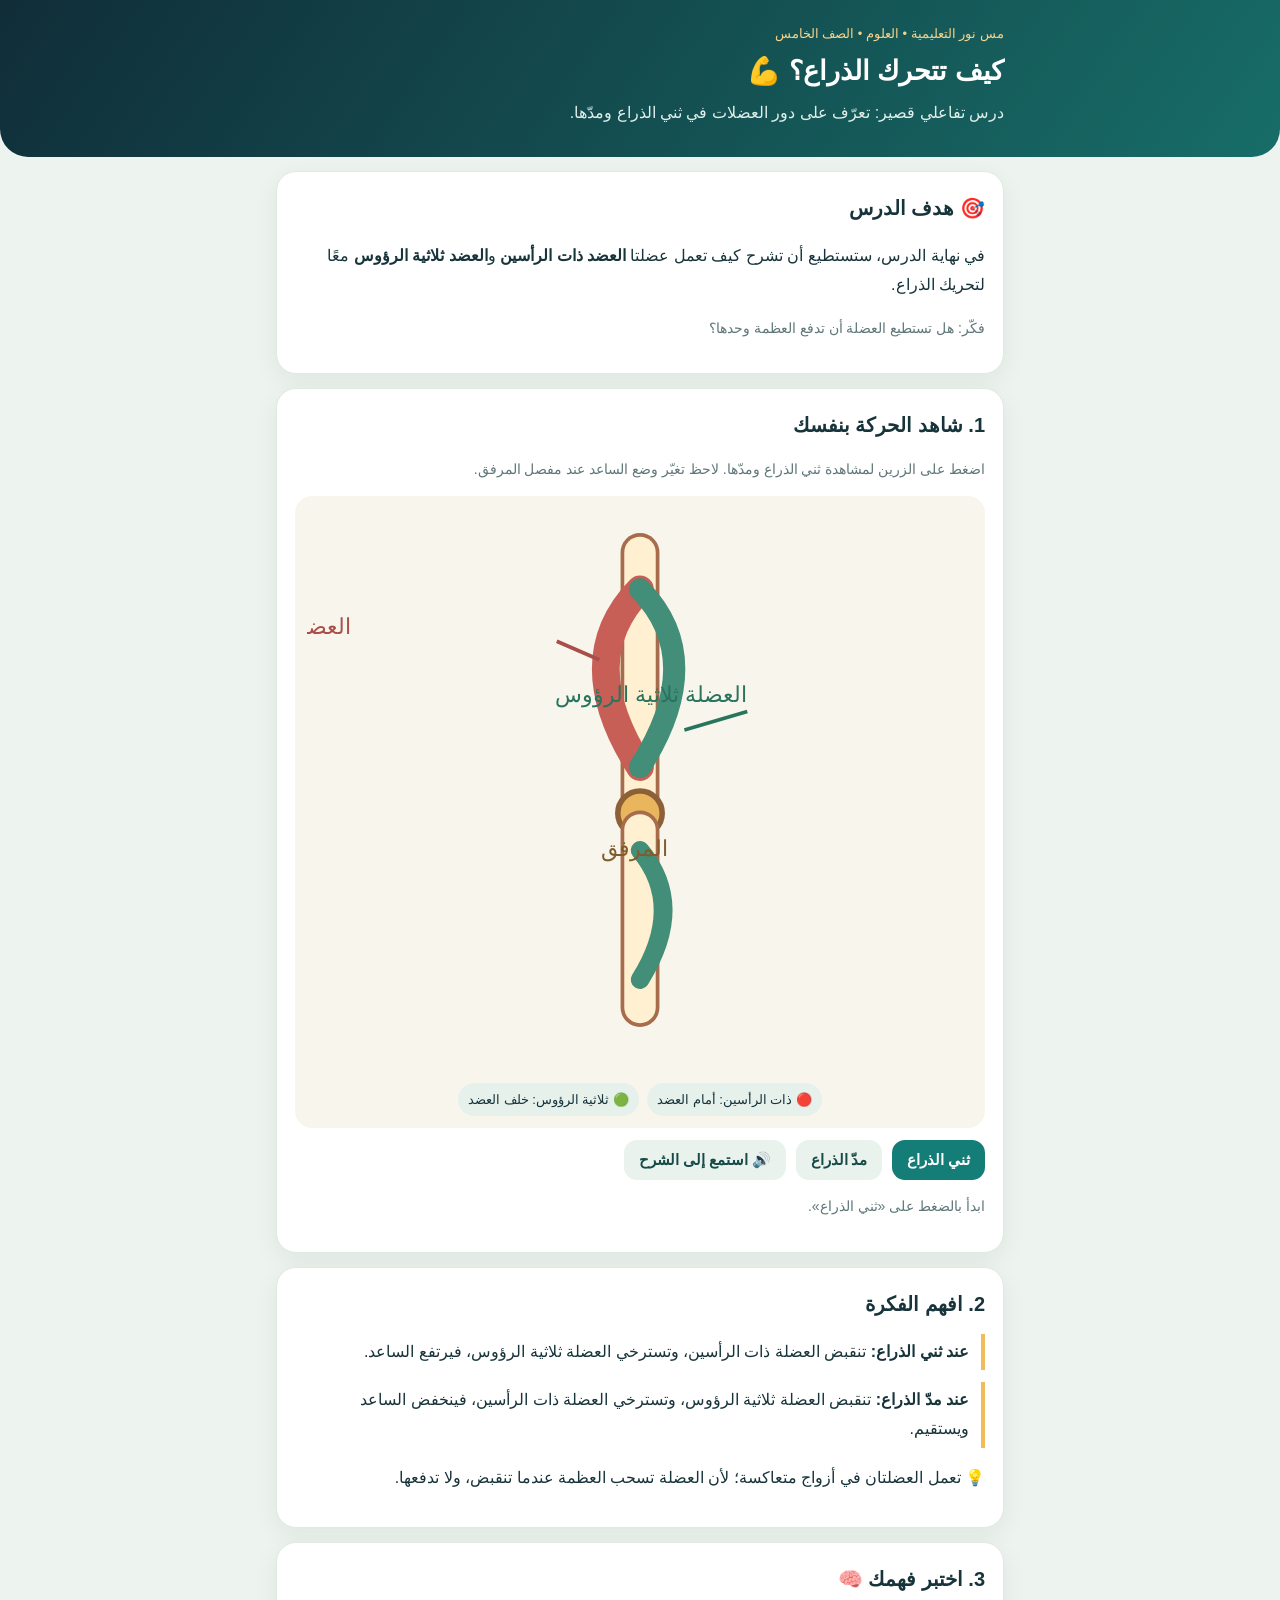
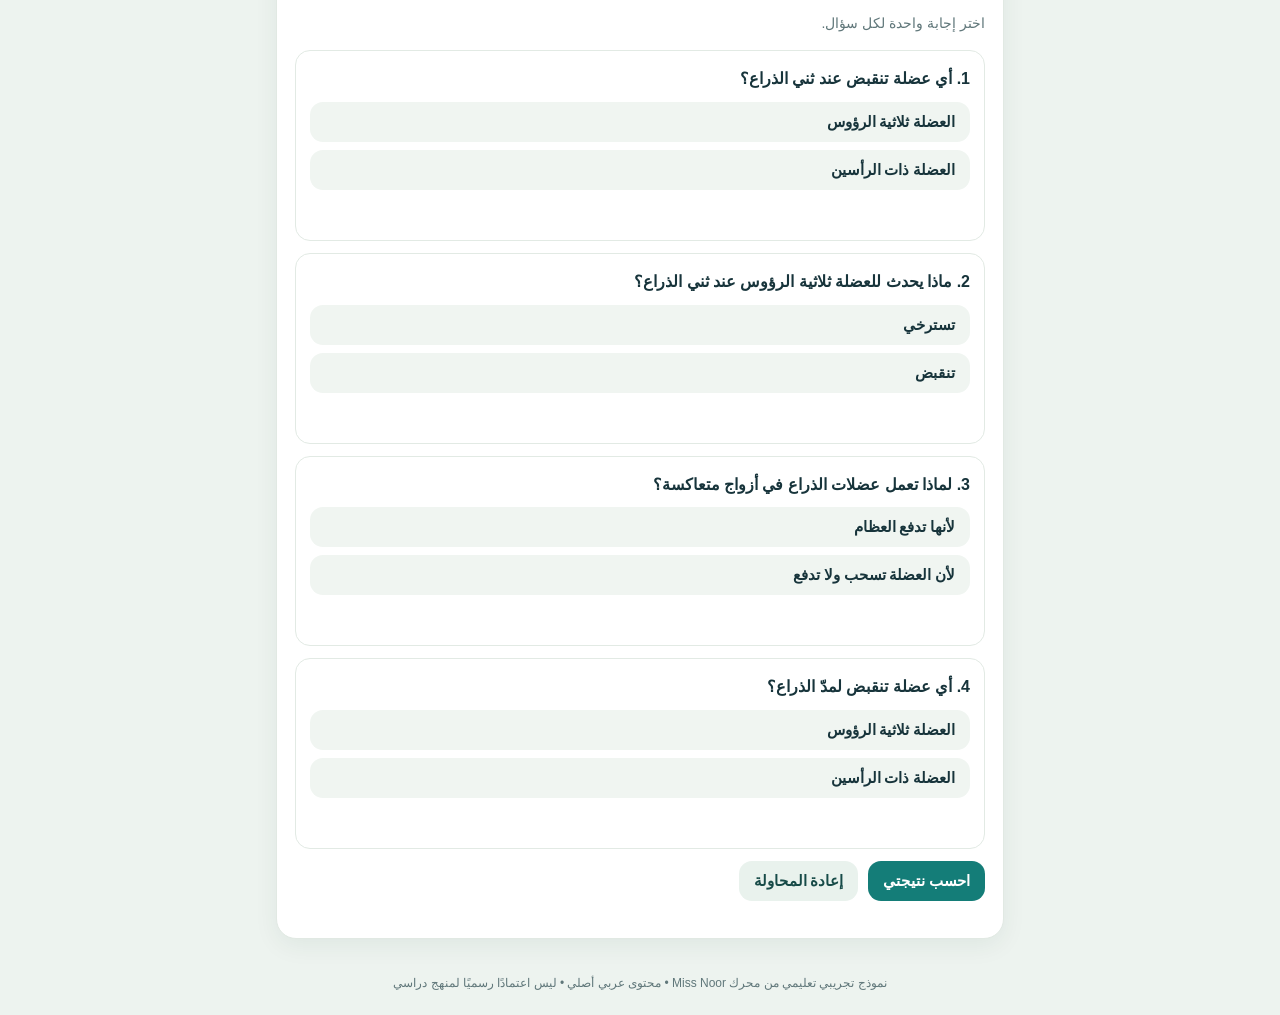
<file: prototype/miss-noor-media-engine/arabic-demo/index.html>
<!doctype html>
<html lang="ar" dir="rtl">
<head>
<meta charset="utf-8"><meta name="viewport" content="width=device-width,initial-scale=1">
<meta name="theme-color" content="#102d38">
<title>مس نور | العلوم — كيف تتحرك الذراع؟</title>
<style>
:root{--ink:#17343b;--muted:#60777a;--paper:#fffdf7;--teal:#147d78;--gold:#f2bd58;--rose:#f4d8d2;--mint:#d9eee4}
*{box-sizing:border-box}body{margin:0;background:#edf3ef;color:var(--ink);font-family:Tahoma,Arial,sans-serif;line-height:1.8}
header{background:linear-gradient(125deg,#102d38,#176d68);color:white;padding:22px 18px 30px;border-radius:0 0 28px 28px}
.wrap{max-width:760px;margin:auto;padding:0 16px}header .tag{font-size:13px;color:#f6d38b}h1{font-size:27px;line-height:1.45;margin:7px 0}header p{margin:0;color:#e0efea}
main{padding:18px 0 42px}.card{background:white;border:1px solid #e1e9e3;border-radius:20px;padding:18px;margin:14px 0;box-shadow:0 7px 24px #163c3510}
h2{font-size:20px;margin:0 0 8px}.muted{color:var(--muted);font-size:14px}.visual{background:#f8f5ec;border-radius:17px;padding:12px;text-align:center}
svg{max-width:100%;height:auto}.bone{stroke:#fff0d1;stroke-width:17;stroke-linecap:round;fill:none}.boneEdge{stroke:#a66c4c;stroke-width:21;stroke-linecap:round;fill:none}.muscle{stroke:#c85f57;stroke-width:15;stroke-linecap:round;fill:none}.joint{fill:#e9b65d;stroke:#8d6138;stroke-width:3}
.controls{display:flex;gap:10px;flex-wrap:wrap;margin-top:12px}button{border:0;border-radius:13px;padding:11px 15px;font:700 15px Tahoma;cursor:pointer;background:var(--teal);color:white}button.alt{background:#e9f2ed;color:#174b48}button:focus-visible{outline:3px solid #e4a83f;outline-offset:3px}
#fore{transform-origin:180px 180px;transition:transform .65s cubic-bezier(.2,.8,.2,1)}.labels{display:flex;gap:8px;justify-content:center;flex-wrap:wrap;margin-top:10px}.pill{background:#e7f1eb;padding:5px 10px;border-radius:30px;font-size:13px}
.step{border-right:4px solid var(--gold);padding:4px 12px;margin:12px 0}.question{border:1px solid #e2eae4;border-radius:15px;padding:14px;margin-top:12px}.choice{display:block;width:100%;margin:8px 0;text-align:right;background:#f0f5f1;color:var(--ink)}.choice:focus,.choice:hover{background:#dcece5}.feedback{font-weight:bold;min-height:28px;margin-top:8px}.good{color:#18764d}.bad{color:#a9473f}
footer{text-align:center;color:var(--muted);font-size:12px;padding:20px}
@media(prefers-reduced-motion:reduce){*{scroll-behavior:auto!important;transition:none!important}}
</style></head>
<body>
<header><div class="wrap"><div class="tag">مس نور التعليمية • العلوم • الصف الخامس</div><h1>كيف تتحرك الذراع؟ 💪</h1><p>درس تفاعلي قصير: تعرّف على دور العضلات في ثني الذراع ومدّها.</p></div></header>
<main class="wrap">
<section class="card"><h2>🎯 هدف الدرس</h2><p>في نهاية الدرس، ستستطيع أن تشرح كيف تعمل عضلتا <b>العضد ذات الرأسين</b> و<b>العضد ثلاثية الرؤوس</b> معًا لتحريك الذراع.</p><p class="muted">فكّر: هل تستطيع العضلة أن تدفع العظمة وحدها؟</p></section>
<section class="card"><h2>1. شاهد الحركة بنفسك</h2><p class="muted">اضغط على الزرين لمشاهدة ثني الذراع ومدّها. لاحظ تغيّر وضع الساعد عند مفصل المرفق.</p>
<div class="visual"><svg viewBox="0 0 360 300" role="img" aria-label="رسم تعليمي مبسط لعظام الذراع وعضلاتها"><path d="M180 24 L180 158" class="boneEdge"/><path d="M180 24 L180 158" class="bone"/><path d="M180 44 Q143 82 180 140" class="muscle"/><path d="M180 44 Q217 82 180 140" stroke="#438e78" stroke-width="12" fill="none" stroke-linecap="round"/><circle cx="180" cy="165" r="12" class="joint"/><g id="fore"><path d="M180 174 L180 270" class="boneEdge"/><path d="M180 174 L180 270" class="bone"/><path d="M180 185 Q205 215 180 255" stroke="#438e78" stroke-width="10" fill="none" stroke-linecap="round"/></g><text x="24" y="68" font-size="12" fill="#a94e48">العضلة ذات الرأسين</text><path d="M135 72 L158 82" stroke="#a94e48" stroke-width="2"/><text x="238" y="105" font-size="12" fill="#28745f">العضلة ثلاثية الرؤوس</text><path d="M238 110 L204 120" stroke="#28745f" stroke-width="2"/><text x="195" y="188" font-size="12" fill="#805b2b">المرفق</text></svg>
<div class="labels"><span class="pill">🔴 ذات الرأسين: أمام العضد</span><span class="pill">🟢 ثلاثية الرؤوس: خلف العضد</span></div></div>
<div class="controls"><button id="bend">ثني الذراع</button><button id="straight" class="alt">مدّ الذراع</button><button id="speak" class="alt">🔊 استمع إلى الشرح</button></div><p id="motionText" aria-live="polite" class="muted">ابدأ بالضغط على «ثني الذراع».</p></section>
<section class="card"><h2>2. افهم الفكرة</h2><div class="step"><b>عند ثني الذراع:</b> تنقبض العضلة ذات الرأسين، وتسترخي العضلة ثلاثية الرؤوس، فيرتفع الساعد.</div><div class="step"><b>عند مدّ الذراع:</b> تنقبض العضلة ثلاثية الرؤوس، وتسترخي العضلة ذات الرأسين، فينخفض الساعد ويستقيم.</div><p>💡 تعمل العضلتان في أزواج متعاكسة؛ لأن العضلة تسحب العظمة عندما تنقبض، ولا تدفعها.</p></section>
<section class="card"><h2>3. اختبر فهمك 🧠</h2><p class="muted">اختر إجابة واحدة لكل سؤال.</p>
<div class="question" data-answer="b"><b>1. أي عضلة تنقبض عند ثني الذراع؟</b><button class="choice" data-choice="a">العضلة ثلاثية الرؤوس</button><button class="choice" data-choice="b">العضلة ذات الرأسين</button><div class="feedback" aria-live="polite"></div></div>
<div class="question" data-answer="a"><b>2. ماذا يحدث للعضلة ثلاثية الرؤوس عند ثني الذراع؟</b><button class="choice" data-choice="a">تسترخي</button><button class="choice" data-choice="b">تنقبض</button><div class="feedback" aria-live="polite"></div></div>
<div class="question" data-answer="b"><b>3. لماذا تعمل عضلات الذراع في أزواج متعاكسة؟</b><button class="choice" data-choice="a">لأنها تدفع العظام</button><button class="choice" data-choice="b">لأن العضلة تسحب ولا تدفع</button><div class="feedback" aria-live="polite"></div></div>
<div class="question" data-answer="a"><b>4. أي عضلة تنقبض لمدّ الذراع؟</b><button class="choice" data-choice="a">العضلة ثلاثية الرؤوس</button><button class="choice" data-choice="b">العضلة ذات الرأسين</button><div class="feedback" aria-live="polite"></div></div>
<div class="controls"><button id="score">احسب نتيجتي</button><button id="reset" class="alt">إعادة المحاولة</button></div><h3 id="result" aria-live="polite"></h3></section>
<footer>نموذج تجريبي تعليمي من محرك Miss Noor • محتوى عربي أصلي • ليس اعتمادًا رسميًا لمنهج دراسي</footer>
</main>
<script>
const fore=document.getElementById('fore'),motion=document.getElementById('motionText');
function setPose(bent){fore.style.transform=bent?'rotate(-105deg)':'rotate(0deg)';motion.textContent=bent?'الآن الذراع مثنية: تنقبض العضلة ذات الرأسين وتسترخي العضلة ثلاثية الرؤوس.':'الآن الذراع ممدودة: تنقبض العضلة ثلاثية الرؤوس وتسترخي العضلة ذات الرأسين.'}
document.getElementById('bend').addEventListener('click',()=>setPose(true));
document.getElementById('straight').addEventListener('click',()=>setPose(false));
document.getElementById('speak').addEventListener('click',()=>{if(!('speechSynthesis'in window)){motion.textContent='ميزة القراءة الصوتية غير متاحة في هذا المتصفح.';return;}speechSynthesis.cancel();const u=new SpeechSynthesisUtterance('عندما نثني الذراع، تنقبض العضلة ذات الرأسين وتسترخي العضلة ثلاثية الرؤوس. وعندما نمد الذراع، يحدث العكس. العضلات تسحب العظام ولا تدفعها.');u.lang='ar-EG';u.rate=.88;speechSynthesis.speak(u)});
document.querySelectorAll('.question').forEach(q=>q.querySelectorAll('.choice').forEach(btn=>btn.addEventListener('click',()=>{q.dataset.selected=btn.dataset.choice;q.querySelectorAll('.choice').forEach(b=>b.style.outline=b===btn?'2px solid #147d78':'none');q.querySelector('.feedback').textContent='تم اختيار الإجابة.';q.querySelector('.feedback').className='feedback';})));
document.getElementById('score').addEventListener('click',()=>{let total=0,answered=0;document.querySelectorAll('.question').forEach(q=>{const f=q.querySelector('.feedback');if(q.dataset.selected){answered++;const ok=q.dataset.selected===q.dataset.answer;if(ok)total++;f.textContent=ok?'✓ إجابة صحيحة':'✗ ليست الإجابة الصحيحة، حاول مرة أخرى.';f.className='feedback '+(ok?'good':'bad');}else{f.textContent='لم تختر إجابة بعد.';f.className='feedback bad';}});document.getElementById('result').textContent='نتيجتك: '+total+' من 4 — أجبت عن '+answered+' أسئلة.';});
document.getElementById('reset').addEventListener('click',()=>{document.querySelectorAll('.question').forEach(q=>{delete q.dataset.selected;q.querySelector('.feedback').textContent='';q.querySelectorAll('.choice').forEach(b=>b.style.outline='none')});document.getElementById('result').textContent='';});
</script></body></html>
</file>
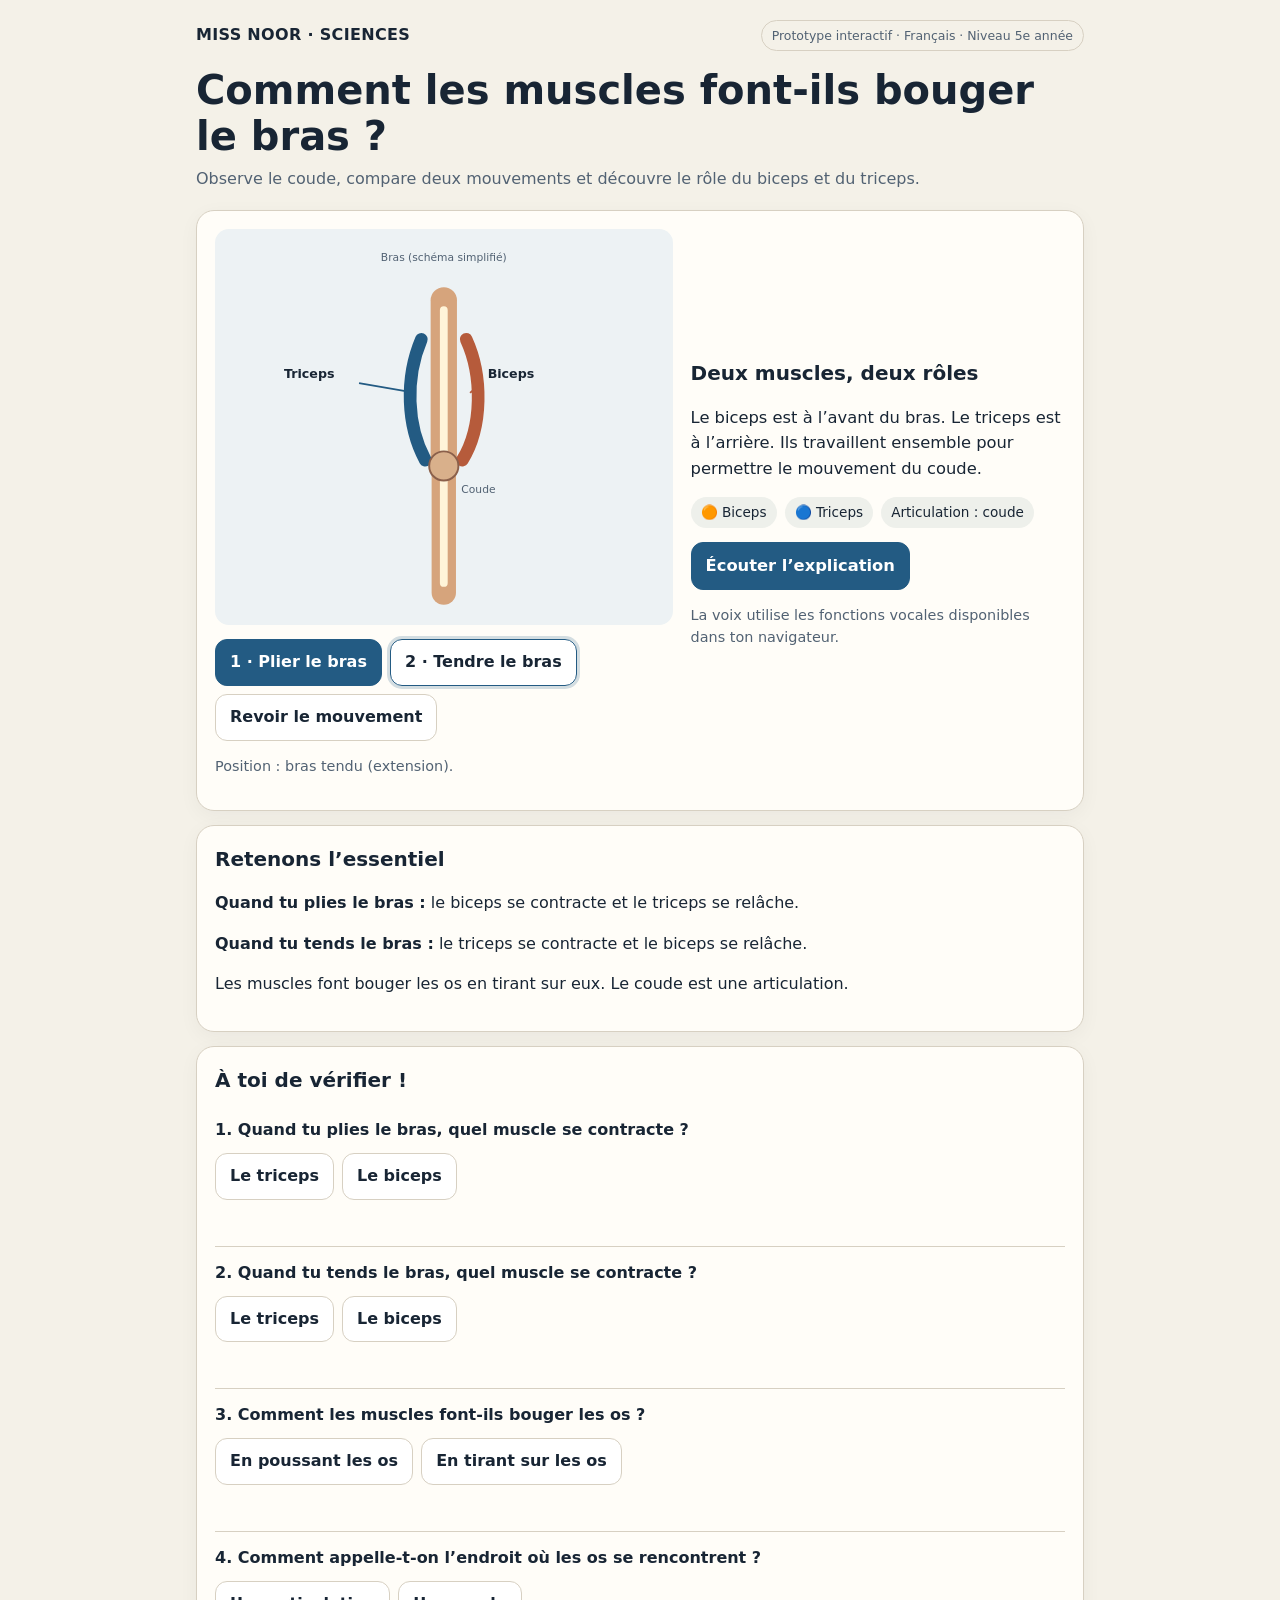
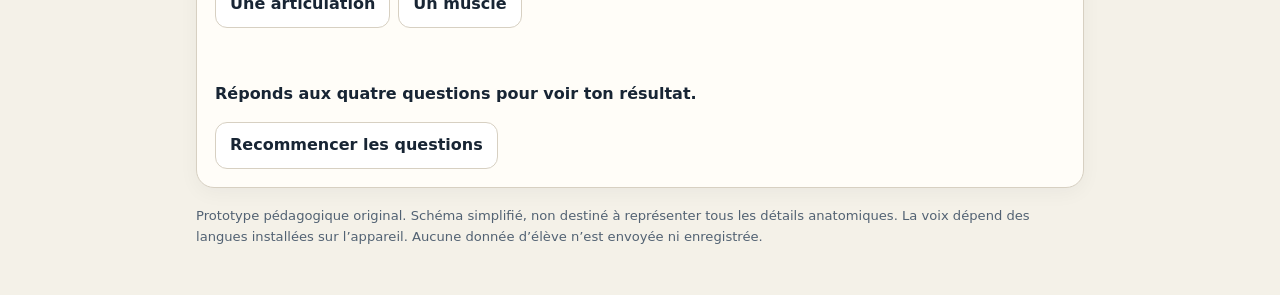
<file: prototype/miss-noor-media-engine/lesson-01/index.html>
<!doctype html>
<html lang="fr">
<head>
<meta charset="utf-8">
<meta name="viewport" content="width=device-width, initial-scale=1">
<meta name="theme-color" content="#f4f1e8">
<title>Miss Noor — Comment les muscles font-ils bouger le bras ?</title>
<style>
:root{color-scheme:light;--ink:#182534;--muted:#526273;--paper:#f4f1e8;--card:#fffdf8;--blue:#235b83;--orange:#b65b3b;--green:#28684f;--line:#d7d0c2}
*{box-sizing:border-box}body{margin:0;background:var(--paper);color:var(--ink);font:16px/1.55 system-ui,-apple-system,"Segoe UI",sans-serif}
main{max-width:920px;margin:auto;padding:20px 16px 48px}.top{display:flex;justify-content:space-between;gap:12px;align-items:center;margin-bottom:16px}.brand{font-weight:800;letter-spacing:.02em}.tag{font-size:.78rem;color:var(--muted);border:1px solid var(--line);border-radius:99px;padding:5px 10px}
h1{font-size:clamp(1.6rem,4vw,2.5rem);line-height:1.15;margin:12px 0 8px}h2{font-size:1.25rem;margin:0 0 8px}.lead{color:var(--muted);margin:0 0 18px}
.panel{background:var(--card);border:1px solid var(--line);border-radius:18px;padding:18px;margin:14px 0;box-shadow:0 5px 20px #17212b0b}
.stage{display:grid;grid-template-columns:minmax(0,1.1fr) minmax(220px,.9fr);gap:18px;align-items:center}.diagram{background:#edf2f4;border-radius:14px;padding:8px;min-width:0}.diagram svg{display:block;width:100%;height:auto;max-height:380px}.explain{font-size:1.02rem}.controls{display:flex;flex-wrap:wrap;gap:8px;margin-top:14px}
button{font:inherit;font-weight:650;border:1px solid var(--line);border-radius:12px;padding:10px 14px;background:white;color:var(--ink);min-height:44px;cursor:pointer}
button.primary{background:var(--blue);color:white;border-color:var(--blue)}button[aria-pressed="true"]{outline:3px solid #235b8333;border-color:var(--blue)}
button:focus-visible{outline:3px solid #d18b2c;outline-offset:2px}.status{color:var(--muted);font-size:.9rem;min-height:1.4em}
#upper{stroke:#d6a47c;stroke-width:27;stroke-linecap:round}#forearm{stroke:#d6a47c;stroke-width:25;stroke-linecap:round;transition:transform .65s cubic-bezier(.2,.8,.2,1)}
#boneUpper,#boneFore{stroke:#fff4d8;stroke-width:8;stroke-linecap:round}#forearmGroup{transition:transform .65s cubic-bezier(.2,.8,.2,1)}#joint{fill:#d9b08b;stroke:#8b604b;stroke-width:2}
.muscle{stroke-width:13;stroke-linecap:round;fill:none;transition:all .55s ease}.biceps{stroke:var(--orange)}.triceps{stroke:var(--blue)}
#diagram.flexed .biceps{stroke-width:17;transform:scaleY(.76);transform-origin:205px 178px}
#diagram.flexed .triceps{stroke-width:10;transform:scaleY(1.12);transform-origin:155px 178px}
.label{font-size:13px;font-weight:700;fill:var(--ink)}.small{font-size:11px;fill:var(--muted)}
.pills{display:flex;flex-wrap:wrap;gap:8px;margin-top:10px}.pill{background:#eef0eb;border-radius:99px;padding:5px 10px;font-size:.85rem}
.question{border-top:1px solid var(--line);padding:14px 0}.question:first-of-type{border-top:0}.choices{display:flex;flex-wrap:wrap;gap:8px;margin-top:10px}.feedback{min-height:1.5em;font-weight:650;margin-top:8px}.good{color:var(--green)}.bad{color:#9b3c2c}
footer{color:var(--muted);font-size:.82rem;margin-top:18px}
@media(max-width:650px){main{padding:14px 12px 32px}.stage{grid-template-columns:1fr}.diagram svg{max-height:320px}.panel{padding:14px}}
@media(prefers-reduced-motion:reduce){*,*::before,*::after{scroll-behavior:auto!important;transition:none!important;animation:none!important}}
</style>
</head>
<body>
<main>
  <div class="top"><div class="brand">MISS NOOR · SCIENCES</div><div class="tag">Prototype interactif · Français · Niveau 5e année</div></div>
  <h1>Comment les muscles font-ils bouger le bras ?</h1>
  <p class="lead">Observe le coude, compare deux mouvements et découvre le rôle du biceps et du triceps.</p>

  <section class="panel">
    <div class="stage">
      <div>
        <div class="diagram" id="diagram">
          <svg viewBox="0 0 360 390" role="img" aria-labelledby="svgTitle svgDesc">
            <title id="svgTitle">Schéma simplifié du bras et de ses muscles</title>
            <desc id="svgDesc">Le bras est représenté de côté. Le biceps se trouve à l'avant et le triceps à l'arrière. L'avant-bras tourne autour du coude.</desc>
            <path id="upper" d="M180 65 L180 235" fill="none"/>
            <path id="boneUpper" d="M180 75 L180 224" fill="none"/>
            <g id="forearmGroup" transform="rotate(0 180 235)">
              <path id="forearm" d="M180 235 L180 365" fill="none"/>
              <path id="boneFore" d="M180 245 L180 355" fill="none"/>
            </g>
            <path class="muscle biceps" d="M203 105 C220 142 220 195 199 229"/>
            <path class="muscle triceps" d="M157 105 C140 145 142 194 161 229"/>
            <circle id="joint" cx="180" cy="235" r="15"/>
            <text class="label" x="225" y="145">Biceps</text><path d="M218 150 L207 160" stroke="#b65b3b" stroke-width="2"/>
            <text class="label" x="16" y="145">Triceps</text><path d="M93 150 L151 160" stroke="#235b83" stroke-width="2"/>
            <text class="small" x="198" y="263">Coude</text>
            <text class="small" x="180" y="25" text-anchor="middle">Bras (schéma simplifié)</text>
          </svg>
        </div>
        <div class="controls" aria-label="Choisir un mouvement">
          <button class="primary" id="flexBtn" aria-pressed="false">1 · Plier le bras</button>
          <button id="extendBtn" aria-pressed="true">2 · Tendre le bras</button>
          <button id="replayBtn">Revoir le mouvement</button>
        </div>
        <p class="status" id="poseStatus" aria-live="polite">Position : bras tendu (extension).</p>
      </div>
      <div class="explain">
        <h2 id="beatTitle">Deux muscles, deux rôles</h2>
        <p id="beatText">Le biceps est à l’avant du bras. Le triceps est à l’arrière. Ils travaillent ensemble pour permettre le mouvement du coude.</p>
        <div class="pills"><span class="pill">🟠 Biceps</span><span class="pill">🔵 Triceps</span><span class="pill">Articulation : coude</span></div>
        <div class="controls"><button class="primary" id="speakBtn">Écouter l’explication</button></div>
        <p class="status" id="voiceStatus" aria-live="polite">La voix utilise les fonctions vocales disponibles dans ton navigateur.</p>
      </div>
    </div>
  </section>

  <section class="panel">
    <h2>Retenons l’essentiel</h2>
    <p><strong>Quand tu plies le bras :</strong> le biceps se contracte et le triceps se relâche.</p>
    <p><strong>Quand tu tends le bras :</strong> le triceps se contracte et le biceps se relâche.</p>
    <p>Les muscles font bouger les os en tirant sur eux. Le coude est une articulation.</p>
  </section>

  <section class="panel" id="quiz">
    <h2>À toi de vérifier !</h2>
    <div class="question" data-answer="b">
      <strong>1. Quand tu plies le bras, quel muscle se contracte ?</strong>
      <div class="choices"><button data-choice="a">Le triceps</button><button data-choice="b">Le biceps</button></div>
      <div class="feedback" aria-live="polite"></div>
    </div>
    <div class="question" data-answer="a">
      <strong>2. Quand tu tends le bras, quel muscle se contracte ?</strong>
      <div class="choices"><button data-choice="a">Le triceps</button><button data-choice="b">Le biceps</button></div>
      <div class="feedback" aria-live="polite"></div>
    </div>
    <div class="question" data-answer="b">
      <strong>3. Comment les muscles font-ils bouger les os ?</strong>
      <div class="choices"><button data-choice="a">En poussant les os</button><button data-choice="b">En tirant sur les os</button></div>
      <div class="feedback" aria-live="polite"></div>
    </div>
    <div class="question" data-answer="a">
      <strong>4. Comment appelle-t-on l’endroit où les os se rencontrent ?</strong>
      <div class="choices"><button data-choice="a">Une articulation</button><button data-choice="b">Un muscle</button></div>
      <div class="feedback" aria-live="polite"></div>
    </div>
    <p class="feedback" id="score" aria-live="polite">Réponds aux quatre questions pour voir ton résultat.</p>
    <button id="resetQuiz">Recommencer les questions</button>
  </section>
  <footer>Prototype pédagogique original. Schéma simplifié, non destiné à représenter tous les détails anatomiques. La voix dépend des langues installées sur l’appareil. Aucune donnée d’élève n’est envoyée ni enregistrée.</footer>
</main>
<script>
(() => {
  const diagram=document.getElementById('diagram');
  const forearmGroup=document.getElementById('forearmGroup');
  const flexBtn=document.getElementById('flexBtn');
  const extendBtn=document.getElementById('extendBtn');
  const poseStatus=document.getElementById('poseStatus');
  const beatTitle=document.getElementById('beatTitle');
  const beatText=document.getElementById('beatText');
  const speakBtn=document.getElementById('speakBtn');
  const voiceStatus=document.getElementById('voiceStatus');
  let pose='extension';
  const narration={
    flexion:"Quand tu plies le bras, tu fais une flexion. Le biceps, situé à l’avant du bras, se contracte. En même temps, le triceps, situé à l’arrière, se relâche. Le biceps et le triceps ont des rôles opposés.",
    extension:"Quand tu tends le bras, tu fais une extension. Cette fois, le triceps se contracte et le biceps se relâche. Les muscles font bouger les os en tirant sur eux.",
    intro:"Les os donnent au corps une structure solide. Les muscles sont reliés aux os et les font bouger en tirant sur eux. Le coude est une articulation : c’est l’endroit où les os se rencontrent et où le bras peut bouger."
  };
  function setPose(next){
    pose=next;
    const bent=next==='flexion';
    diagram.classList.toggle('flexed',bent);
    forearmGroup.setAttribute('transform',bent?'rotate(-100 180 235)':'rotate(0 180 235)');
    flexBtn.setAttribute('aria-pressed',String(bent));
    extendBtn.setAttribute('aria-pressed',String(!bent));
    poseStatus.textContent=bent?'Position : bras plié (flexion).':'Position : bras tendu (extension).';
    beatTitle.textContent=bent?'Flexion : le biceps agit':'Extension : le triceps agit';
    beatText.textContent=bent?'Le biceps se contracte et le triceps se relâche. L’avant-bras se rapproche du bras.':'Le triceps se contracte et le biceps se relâche. L’avant-bras revient vers la position tendue.';
    if(window.speechSynthesis) window.speechSynthesis.cancel();
  }
  flexBtn.addEventListener('click',()=>setPose('flexion'));
  extendBtn.addEventListener('click',()=>setPose('extension'));
  document.getElementById('replayBtn').addEventListener('click',()=>{
    setPose('extension'); window.setTimeout(()=>setPose('flexion'),350); window.setTimeout(()=>setPose('extension'),1500);
  });
  speakBtn.addEventListener('click',()=>{
    if(!('speechSynthesis' in window)){voiceStatus.textContent='La synthèse vocale n’est pas disponible dans ce navigateur. Lis le texte affiché.';return;}
    window.speechSynthesis.cancel();
    const u=new SpeechSynthesisUtterance(narration[pose]);
    u.lang='fr-FR';u.rate=.92;
    const voices=window.speechSynthesis.getVoices();
    const french=voices.find(v=>v.lang.toLowerCase().startsWith('fr'));
    if(french)u.voice=french;
    u.onstart=()=>voiceStatus.textContent='Lecture en français…';
    u.onend=()=>voiceStatus.textContent=french?'Lecture terminée.':'Lecture terminée avec la voix française disponible par défaut.';
    u.onerror=()=>voiceStatus.textContent='La voix n’a pas pu démarrer. Lis le texte affiché.';
    window.speechSynthesis.speak(u);
  });
  const questions=[...document.querySelectorAll('.question[data-answer]')];
  function score(){
    const answered=questions.filter(q=>q.dataset.selected).length;
    const correct=questions.filter(q=>q.dataset.selected===q.dataset.answer).length;
    const el=document.getElementById('score');
    if(answered<questions.length){el.textContent=answered+' / 4 réponses données.';return;}
    el.textContent='Résultat : '+correct+' / 4. '+(correct===4?'Bravo ! Tu as compris les rôles des muscles.':'Revois les mouvements, puis recommence pour progresser.');
    el.className='feedback '+(correct===4?'good':'');
  }
  questions.forEach(q=>{
    q.querySelectorAll('button[data-choice]').forEach(btn=>btn.addEventListener('click',()=>{
      q.dataset.selected=btn.dataset.choice;
      q.querySelectorAll('button').forEach(b=>b.setAttribute('aria-pressed',String(b===btn)));
      const ok=btn.dataset.choice===q.dataset.answer;
      const fb=q.querySelector('.feedback');
      fb.textContent=ok?'Bonne réponse.':'Pas encore. Observe le mouvement et réessaie.';
      fb.className='feedback '+(ok?'good':'bad');
      score();
    }));
  });
  document.getElementById('resetQuiz').addEventListener('click',()=>{
    questions.forEach(q=>{delete q.dataset.selected;q.querySelectorAll('button').forEach(b=>b.removeAttribute('aria-pressed'));q.querySelector('.feedback').textContent='';q.querySelector('.feedback').className='feedback';});
    const el=document.getElementById('score');el.textContent='Réponds aux quatre questions pour voir ton résultat.';el.className='feedback';
  });
})();
</script>
</body>
</html>
</file>
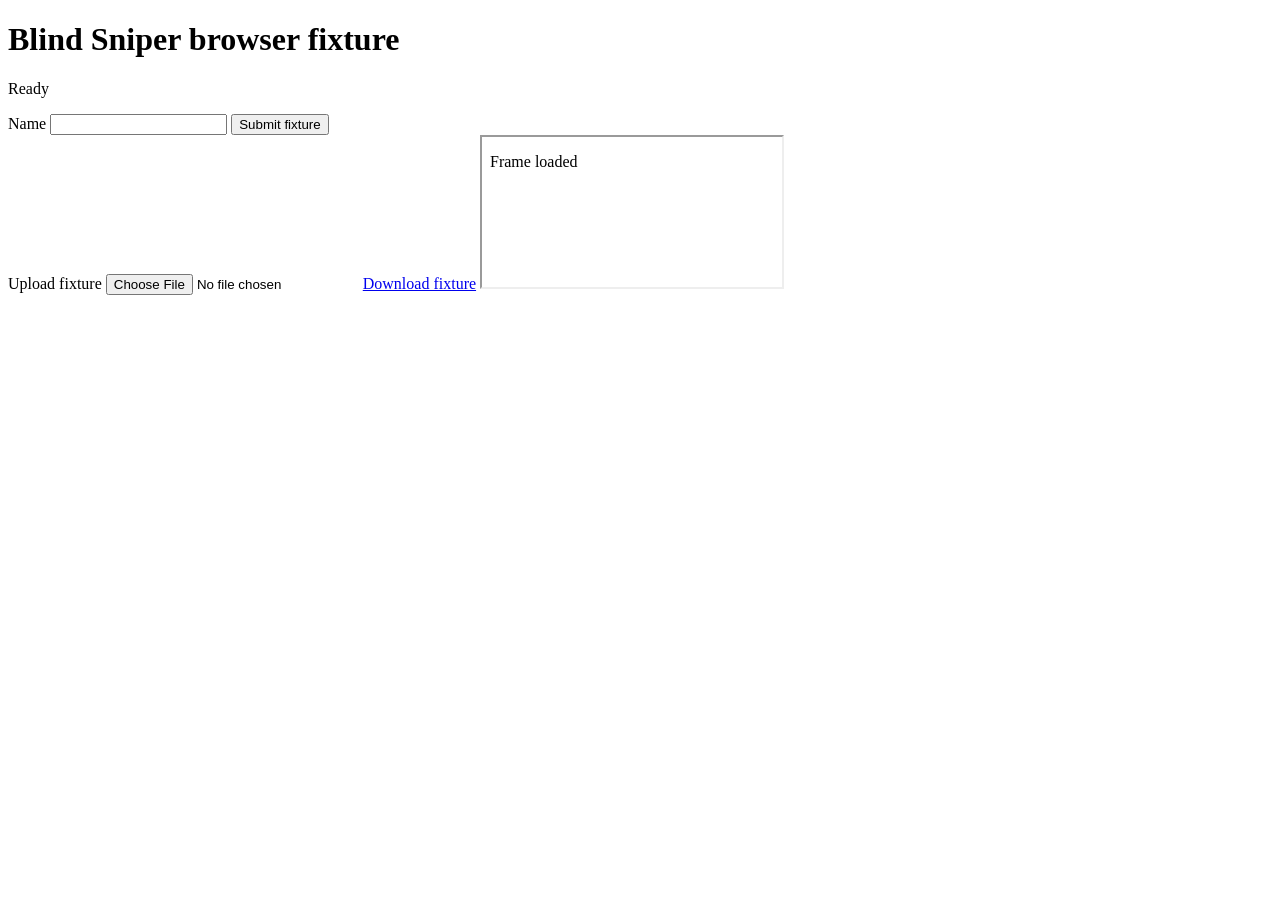
<file: tests/fixtures/browser/index.html>
<!doctype html>
<html lang="en">
<head><meta charset="utf-8"><title>Blind Sniper Browser Fixture</title></head>
<body>
  <main>
    <h1>Blind Sniper browser fixture</h1>
    <p id="status">Ready</p>
    <form id="fixture-form">
      <label for="name">Name</label>
      <input id="name" name="name" type="text" autocomplete="off">
      <button id="submit" type="submit">Submit fixture</button>
    </form>
    <label for="file-upload">Upload fixture</label>
    <input id="file-upload" name="file-upload" type="file">
    <a id="download" href="/download.txt" download>Download fixture</a>
    <iframe id="fixture-frame" title="Embedded fixture" srcdoc="<p id='frame-message'>Frame loaded</p>"></iframe>
  </main>
  <script>
    document.getElementById("fixture-form").addEventListener("submit", (event) => {
      event.preventDefault();
      document.getElementById("status").textContent =
        "Submitted: " + document.getElementById("name").value;
    });
  </script>
</body>
</html>
</file>
